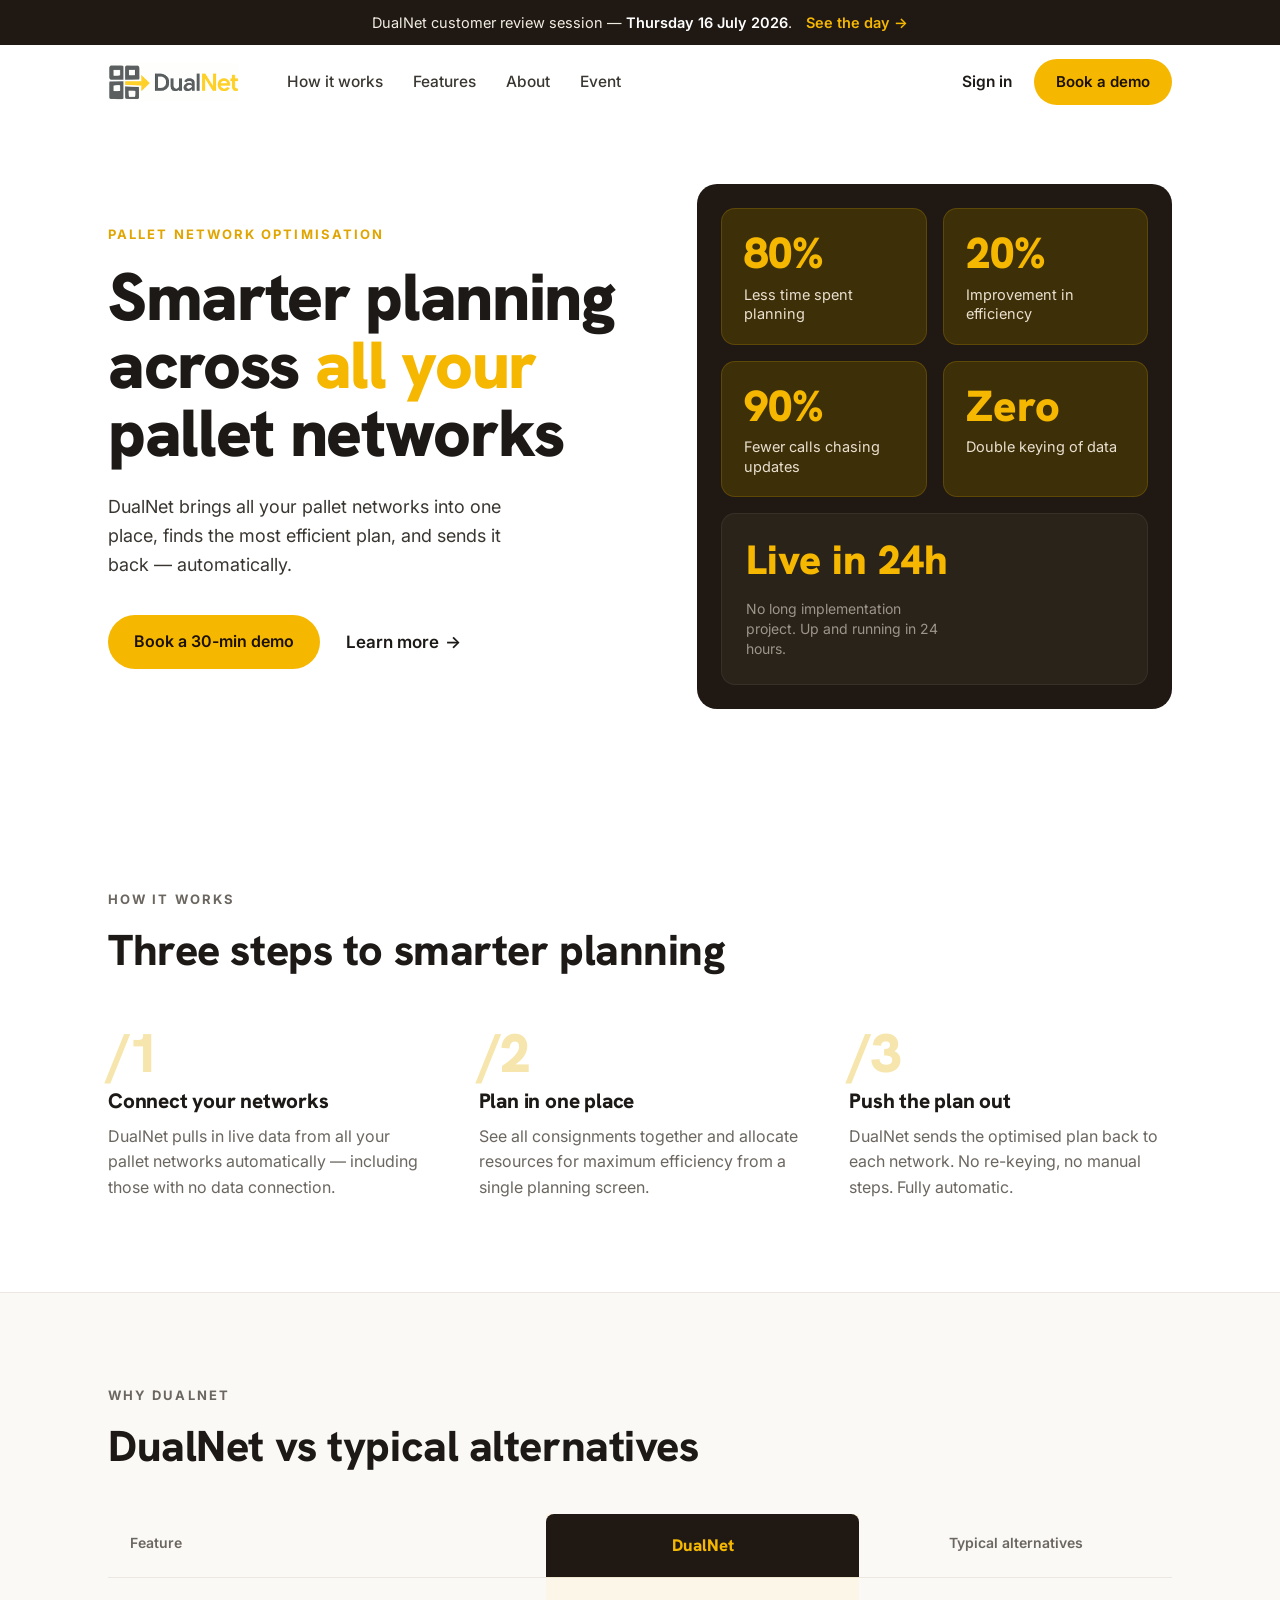
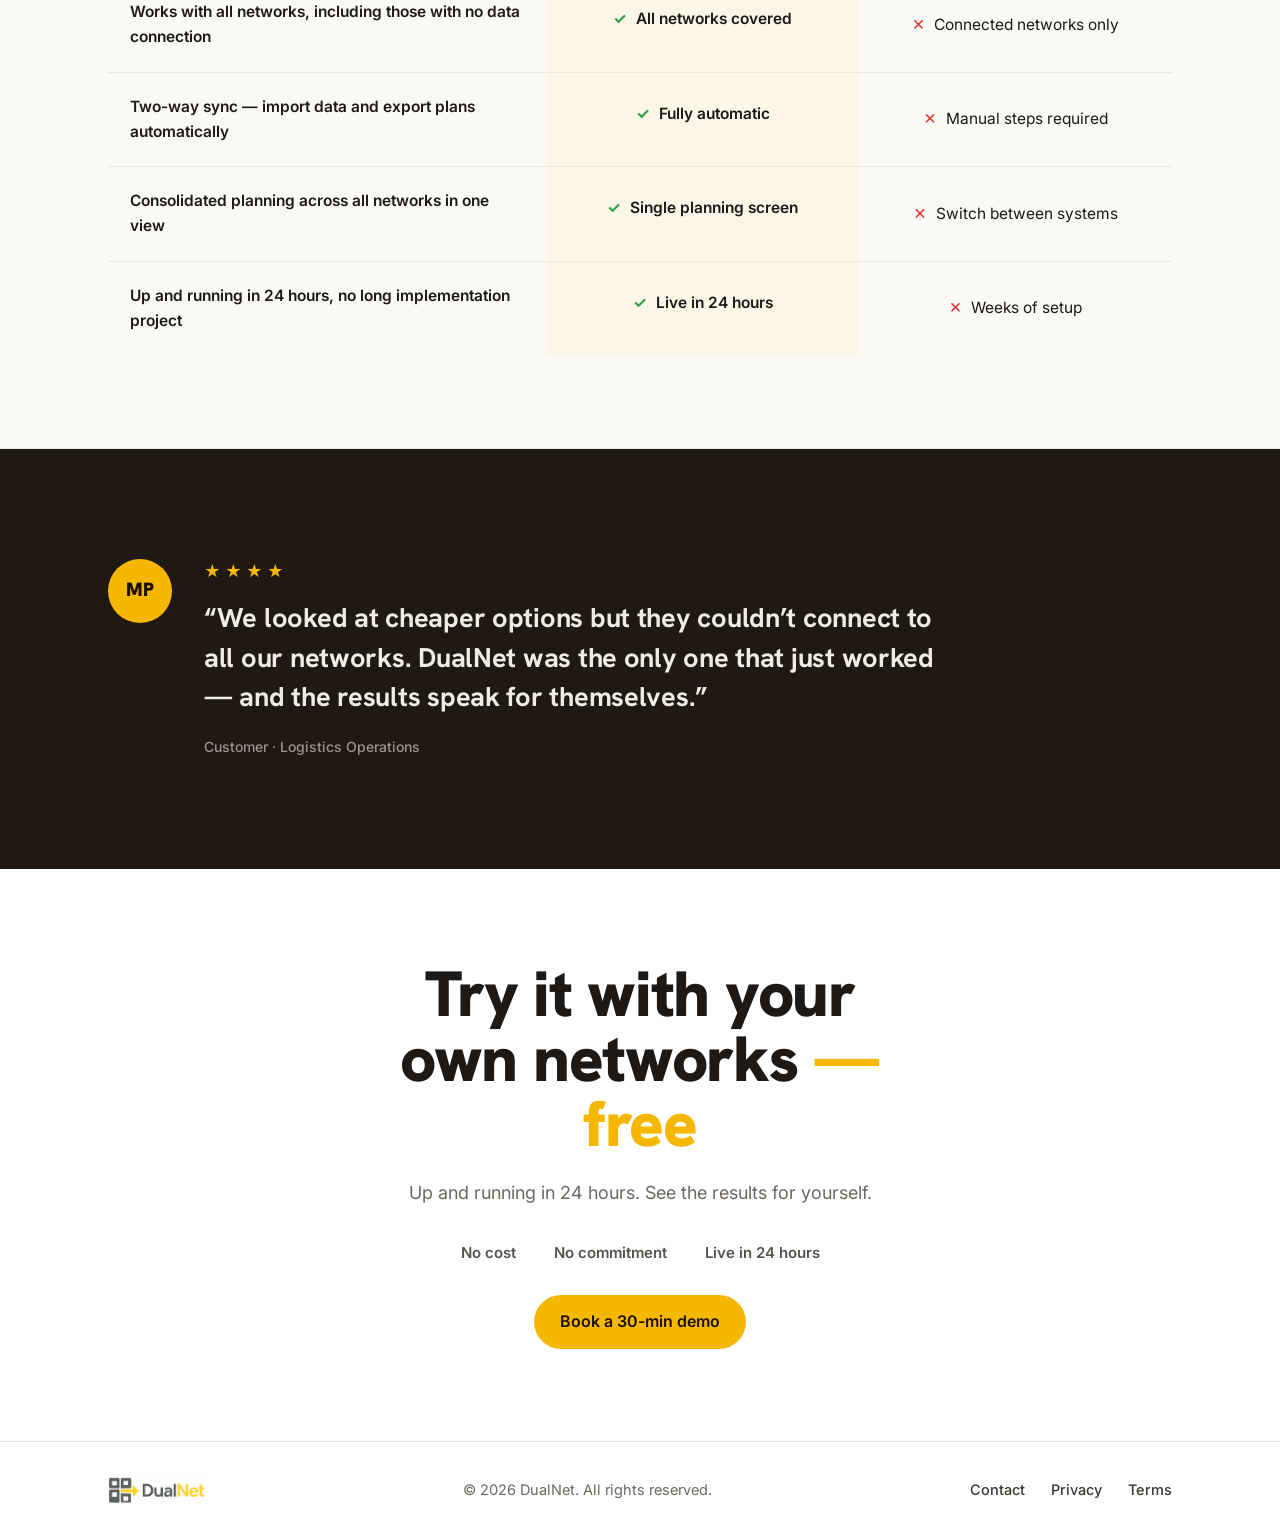
<file: index.html>
<!DOCTYPE html>
<html lang="en">
<head>
<meta charset="UTF-8" />
<meta name="viewport" content="width=device-width, initial-scale=1.0" />
<title>DualNet — Smarter planning across all your pallet networks</title>
<meta name="description" content="DualNet brings all your pallet networks into one place, finds the most efficient plan, and sends it back — automatically. Live in 24 hours." />

<link rel="icon" href="data:image/svg+xml,%3Csvg xmlns='http://www.w3.org/2000/svg' viewBox='0 0 64 64'%3E%3Crect x='4' y='4' width='22' height='22' rx='6' fill='%234f4f4f'/%3E%3Crect x='38' y='4' width='22' height='22' rx='6' fill='%234f4f4f'/%3E%3Crect x='4' y='38' width='22' height='22' rx='6' fill='%234f4f4f'/%3E%3Crect x='38' y='38' width='22' height='22' rx='6' fill='%234f4f4f'/%3E%3Cpath d='M20 27h22v-6l16 11-16 11v-6H20z' fill='%23f5b700' stroke='%23fff' stroke-width='2'/%3E%3C/svg%3E" />

<link rel="preconnect" href="https://fonts.googleapis.com" />
<link rel="preconnect" href="https://fonts.gstatic.com" crossorigin />
<link href="https://fonts.googleapis.com/css2?family=Hanken+Grotesk:wght@500;600;700;800;900&family=Inter:wght@400;500;600;700&display=swap" rel="stylesheet" />
<link rel="stylesheet" href="style.css" />
</head>
<body>

<div class="announce">
  <div class="wrap">
    <span>DualNet customer review session — <b>Thursday 16 July 2026</b>.</span>
    <a href="event.html">See the day →</a>
  </div>
</div>
<header id="hdr">
  <div class="wrap">
    <nav class="nav">
      <a class="logo" href="index.html" aria-label="DualNet home"><img src="logo.png" alt="DualNet" /></a>
      <div class="nav-links">
        <a href="#how">How it works</a>
        <a href="#features">Features</a>
        <a href="#about">About</a>
        <a href="event.html">Event</a>
      </div>
      <div class="nav-right">
        <a class="signin" href="https://dualnet.carriernet.co.uk/pn/">Sign in</a>
        <a class="btn btn-gold btn-sm" href="enquiry.html">Book a demo</a>
      </div>
      <button class="hamburger" id="ham" aria-label="Menu" aria-expanded="false">
        <span></span><span></span><span></span>
      </button>
    </nav>
  </div>
  <div class="mobile-menu" id="mobileMenu">
    <a href="#how">How it works</a>
    <a href="#features">Features</a>
    <a href="#about">About</a>
    <a href="event.html">Event</a>
    <a href="https://dualnet.carriernet.co.uk/pn/">Sign in</a>
    <a class="btn btn-gold" href="enquiry.html">Book a demo</a>
  </div>
</header>

<main id="top">

  <!-- HERO -->
  <section class="hero">
    <div class="wrap">
      <div class="hero-grid">
        <div>
          <p class="eyebrow gold">Pallet network optimisation</p>
          <h1>Smarter planning across <span class="y">all your</span> pallet networks</h1>
          <p class="lead">DualNet brings all your pallet networks into one place, finds the most efficient plan, and sends it back — automatically.</p>
          <div class="hero-cta">
            <a class="btn btn-gold" href="enquiry.html">Book a 30-min demo</a>
            <a class="link-arrow" href="#how">Learn more <span class="a">→</span></a>
          </div>
        </div>

        <div class="panel">
          <div class="stat-row">
            <div class="stat"><div class="num">80%</div><div class="lab">Less time spent planning</div></div>
            <div class="stat"><div class="num">20%</div><div class="lab">Improvement in efficiency</div></div>
          </div>
          <div class="stat-row">
            <div class="stat"><div class="num">90%</div><div class="lab">Fewer calls chasing updates</div></div>
            <div class="stat"><div class="num">Zero</div><div class="lab">Double keying of data</div></div>
          </div>
          <div class="stat-wide">
            <div class="num">Live in 24h</div>
            <div class="note">No long implementation project. Up and running in 24 hours.</div>
          </div>
        </div>
      </div>
    </div>
  </section>

  <!-- HOW IT WORKS -->
  <section id="how">
    <div class="wrap">
      <div class="sec-head">
        <p class="eyebrow">How it works</p>
        <h2>Three steps to smarter planning</h2>
      </div>
      <div class="steps">
        <div class="step">
          <div class="marker">/1</div>
          <h3>Connect your networks</h3>
          <p>DualNet pulls in live data from all your pallet networks automatically — including those with no data connection.</p>
        </div>
        <div class="step">
          <div class="marker">/2</div>
          <h3>Plan in one place</h3>
          <p>See all consignments together and allocate resources for maximum efficiency from a single planning screen.</p>
        </div>
        <div class="step">
          <div class="marker">/3</div>
          <h3>Push the plan out</h3>
          <p>DualNet sends the optimised plan back to each network. No re-keying, no manual steps. Fully automatic.</p>
        </div>
      </div>
    </div>
  </section>

  <!-- WHY DUALNET -->
  <section class="why" id="features">
    <div class="wrap">
      <div class="sec-head">
        <p class="eyebrow">Why DualNet</p>
        <h2>DualNet vs typical alternatives</h2>
      </div>

      <div class="compare">
        <div class="ch">Feature</div>
        <div class="col-dual"><div class="head">DualNet</div></div>
        <div class="ch center">Typical alternatives</div>

        <div class="feature">Works with all networks, including those with no data connection</div>
        <div class="col-dual"><div class="cell dual"><span class="tick">✓</span> All networks covered</div></div>
        <div class="cell alt"><span class="cross">✕</span> Connected networks only</div>

        <div class="feature">Two-way sync — import data and export plans automatically</div>
        <div class="col-dual"><div class="cell dual"><span class="tick">✓</span> Fully automatic</div></div>
        <div class="cell alt"><span class="cross">✕</span> Manual steps required</div>

        <div class="feature">Consolidated planning across all networks in one view</div>
        <div class="col-dual"><div class="cell dual"><span class="tick">✓</span> Single planning screen</div></div>
        <div class="cell alt"><span class="cross">✕</span> Switch between systems</div>

        <div class="feature">Up and running in 24 hours, no long implementation project</div>
        <div class="col-dual"><div class="cell dual"><span class="tick">✓</span> Live in 24 hours</div></div>
        <div class="cell alt"><span class="cross">✕</span> Weeks of setup</div>
      </div>
    </div>
  </section>

  <!-- TESTIMONIAL -->
  <section class="quote">
    <div class="wrap">
      <div class="quote-grid">
        <div class="avatar">MP</div>
        <div>
          <div class="stars">★★★★</div>
          <blockquote>“We looked at cheaper options but they couldn’t connect to all our networks. DualNet was the only one that just worked — and the results speak for themselves.”</blockquote>
          <div class="by">Customer · Logistics Operations</div>
        </div>
      </div>
    </div>
  </section>

  <!-- FINAL CTA -->
  <section class="final" id="about">
    <div class="wrap">
      <h2>Try it with your own networks <span class="y">— free</span></h2>
      <p>Up and running in 24 hours. See the results for yourself.</p>
      <div class="badges">
        <span>No cost</span>
        <span>No commitment</span>
        <span>Live in 24 hours</span>
      </div>
      <a class="btn btn-gold" href="enquiry.html">Book a 30-min demo</a>
    </div>
  </section>

</main>

<footer>
  <div class="wrap">
    <div class="foot">
      <img src="logo.png" alt="DualNet" />
      <div class="copy">© 2026 DualNet. All rights reserved.</div>
      <div class="links">
        <a href="enquiry.html">Contact</a>
        <a href="#privacy">Privacy</a>
        <a href="#terms">Terms</a>
      </div>
    </div>
  </div>
</footer>

<script>
  var hdr = document.getElementById('hdr');
  window.addEventListener('scroll', function(){
    hdr.classList.toggle('scrolled', window.scrollY > 8);
  }, {passive:true});

  var ham = document.getElementById('ham');
  var menu = document.getElementById('mobileMenu');
  ham.addEventListener('click', function(){
    var open = menu.style.display === 'block';
    menu.style.display = open ? 'none' : 'block';
    ham.setAttribute('aria-expanded', String(!open));
  });
  menu.querySelectorAll('a').forEach(function(a){
    a.addEventListener('click', function(){ menu.style.display='none'; ham.setAttribute('aria-expanded','false'); });
  });
</script>
</body>
</html>
</file>
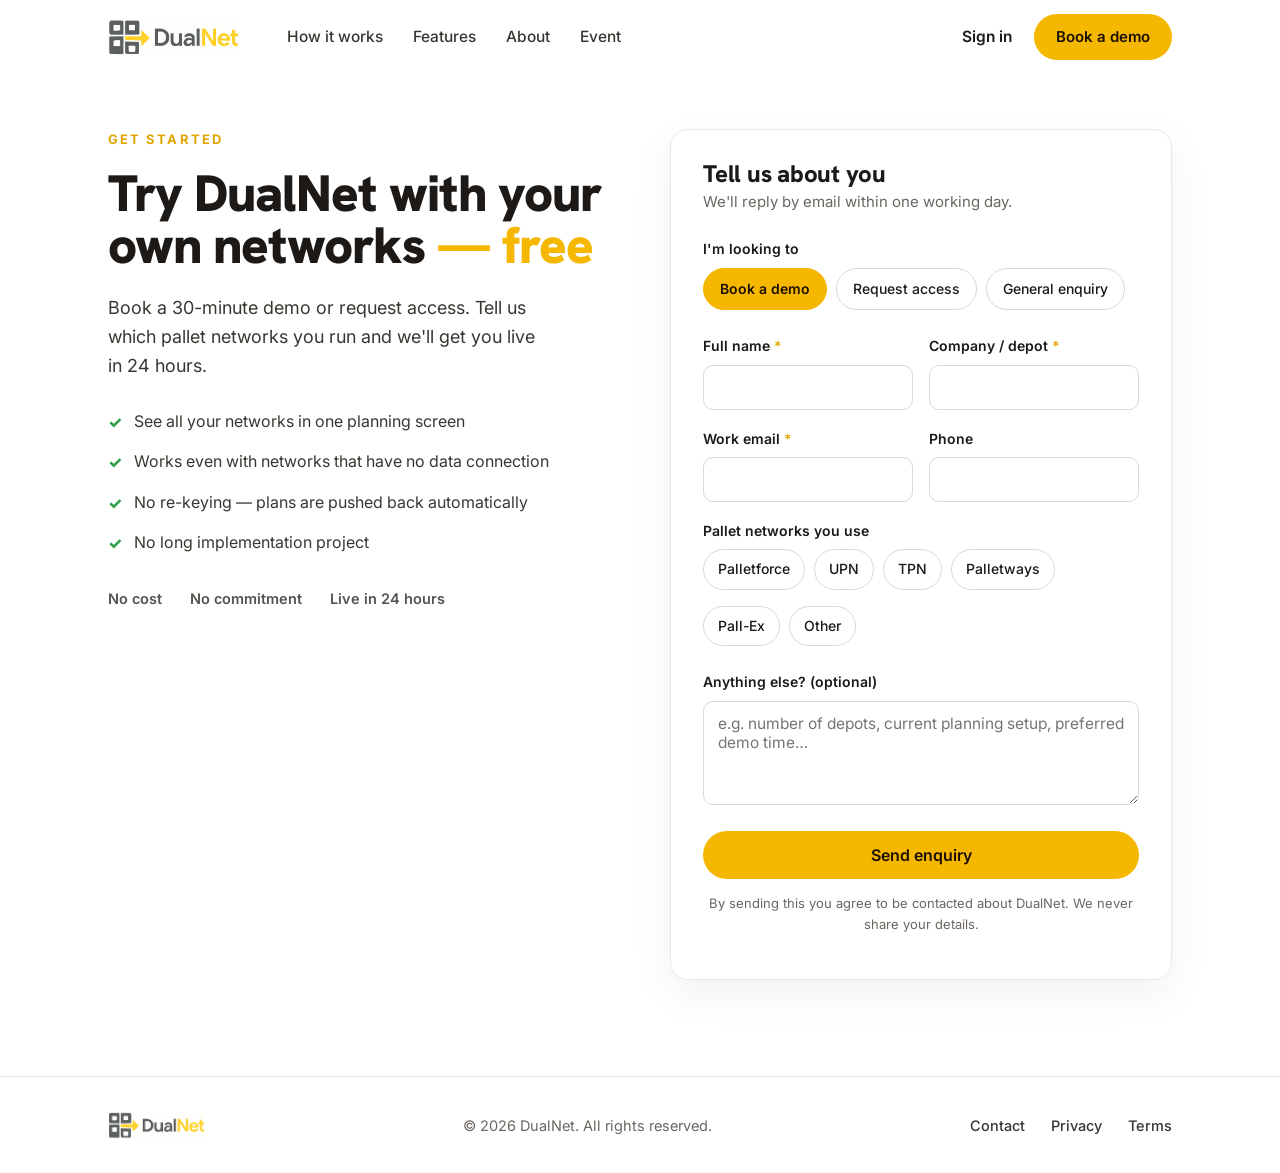
<file: enquiry.html>
<!DOCTYPE html>
<html lang="en">
<head>
<meta charset="UTF-8" />
<meta name="viewport" content="width=device-width, initial-scale=1.0" />
<title>Get started with DualNet — Book a demo or request access</title>
<meta name="description" content="Book a 30-minute demo or request access to DualNet. No cost, no commitment, live in 24 hours." />

<link rel="icon" href="data:image/svg+xml,%3Csvg xmlns='http://www.w3.org/2000/svg' viewBox='0 0 64 64'%3E%3Crect x='4' y='4' width='22' height='22' rx='6' fill='%234f4f4f'/%3E%3Crect x='38' y='4' width='22' height='22' rx='6' fill='%234f4f4f'/%3E%3Crect x='4' y='38' width='22' height='22' rx='6' fill='%234f4f4f'/%3E%3Crect x='38' y='38' width='22' height='22' rx='6' fill='%234f4f4f'/%3E%3Cpath d='M20 27h22v-6l16 11-16 11v-6H20z' fill='%23f5b700' stroke='%23fff' stroke-width='2'/%3E%3C/svg%3E" />

<link rel="preconnect" href="https://fonts.googleapis.com" />
<link rel="preconnect" href="https://fonts.gstatic.com" crossorigin />
<link href="https://fonts.googleapis.com/css2?family=Hanken+Grotesk:wght@500;600;700;800;900&family=Inter:wght@400;500;600;700&display=swap" rel="stylesheet" />
<link rel="stylesheet" href="style.css" />
</head>
<body>

<header id="hdr">
  <div class="wrap">
    <nav class="nav">
      <a class="logo" href="index.html" aria-label="DualNet home"><img src="logo.png" alt="DualNet" /></a>
      <div class="nav-links">
        <a href="index.html#how">How it works</a>
        <a href="index.html#features">Features</a>
        <a href="index.html#about">About</a>
        <a href="event.html">Event</a>
      </div>
      <div class="nav-right">
        <a class="signin" href="https://dualnet.carriernet.co.uk/pn/">Sign in</a>
        <a class="btn btn-gold btn-sm" href="#form">Book a demo</a>
      </div>
      <button class="hamburger" id="ham" aria-label="Menu" aria-expanded="false">
        <span></span><span></span><span></span>
      </button>
    </nav>
  </div>
  <div class="mobile-menu" id="mobileMenu">
    <a href="index.html#how">How it works</a>
    <a href="index.html#features">Features</a>
    <a href="index.html#about">About</a>
    <a href="event.html">Event</a>
    <a href="https://dualnet.carriernet.co.uk/pn/">Sign in</a>
    <a class="btn btn-gold" href="#form">Book a demo</a>
  </div>
</header>

<main id="top">
  <section class="enq">
    <div class="wrap">
      <div class="enq-grid">

        <div class="enq-intro">
          <p class="eyebrow gold">Get started</p>
          <h1>Try DualNet with your own networks <span class="y">— free</span></h1>
          <p class="lead">Book a 30-minute demo or request access. Tell us which pallet networks you run and we'll get you live in 24 hours.</p>
          <ul class="points">
            <li><span class="tick">✓</span> See all your networks in one planning screen</li>
            <li><span class="tick">✓</span> Works even with networks that have no data connection</li>
            <li><span class="tick">✓</span> No re-keying — plans are pushed back automatically</li>
            <li><span class="tick">✓</span> No long implementation project</li>
          </ul>
          <div class="intro-badges">
            <span>No cost</span>
            <span>No commitment</span>
            <span>Live in 24 hours</span>
          </div>
        </div>

        <div class="form-card" id="form">
          <form id="enquiryForm" novalidate>
            <input type="text" name="_honey" tabindex="-1" autocomplete="off" aria-hidden="true" style="position:absolute;left:-9999px;width:1px;height:1px;opacity:0;" />
            <h2>Tell us about you</h2>
            <p class="sub">We'll reply by email within one working day.</p>

            <div class="field">
              <label>I'm looking to</label>
              <div class="segment" id="typeSegment">
                <label class="chip"><input type="radio" name="reason" value="Book a demo" checked /><span>Book a demo</span></label>
                <label class="chip"><input type="radio" name="reason" value="Request access (sign up)" /><span>Request access</span></label>
                <label class="chip"><input type="radio" name="reason" value="General enquiry" /><span>General enquiry</span></label>
              </div>
            </div>

            <div class="field-row">
              <div class="field">
                <label for="name">Full name <span class="req">*</span></label>
                <input type="text" id="name" name="name" autocomplete="name" required />
              </div>
              <div class="field">
                <label for="company">Company / depot <span class="req">*</span></label>
                <input type="text" id="company" name="company" autocomplete="organization" required />
              </div>
            </div>

            <div class="field-row">
              <div class="field">
                <label for="email">Work email <span class="req">*</span></label>
                <input type="email" id="email" name="email" autocomplete="email" required />
              </div>
              <div class="field">
                <label for="phone">Phone</label>
                <input type="tel" id="phone" name="phone" autocomplete="tel" />
              </div>
            </div>

            <div class="field">
              <label>Pallet networks you use</label>
              <div class="chips" id="networks">
                <label class="chip"><input type="checkbox" name="networks" value="Palletforce" /><span>Palletforce</span></label>
                <label class="chip"><input type="checkbox" name="networks" value="UPN" /><span>UPN</span></label>
                <label class="chip"><input type="checkbox" name="networks" value="TPN" /><span>TPN</span></label>
                <label class="chip"><input type="checkbox" name="networks" value="Palletways" /><span>Palletways</span></label>
                <label class="chip"><input type="checkbox" name="networks" value="Pall-Ex" /><span>Pall-Ex</span></label>
                <label class="chip"><input type="checkbox" name="networks" value="Other" /><span>Other</span></label>
              </div>
            </div>

            <div class="field">
              <label for="message">Anything else? (optional)</label>
              <textarea id="message" name="message" placeholder="e.g. number of depots, current planning setup, preferred demo time…"></textarea>
            </div>

            <button type="submit" class="btn btn-gold btn-block">Send enquiry</button>
            <p class="form-foot">By sending this you agree to be contacted about DualNet. We never share your details.</p>
          </form>

          <div class="success" id="success">
            <div class="ok">✓</div>
            <h3>Thanks — we've got your enquiry</h3>
            <p>We've received your details and will be in touch by email within one working day.</p>
          </div>
        </div>

      </div>
    </div>
  </section>
</main>

<footer>
  <div class="wrap">
    <div class="foot">
      <img src="logo.png" alt="DualNet" />
      <div class="copy">© 2026 DualNet. All rights reserved.</div>
      <div class="links">
        <a href="#form">Contact</a>
        <a href="index.html#privacy">Privacy</a>
        <a href="index.html#terms">Terms</a>
      </div>
    </div>
  </div>
</footer>

<script>
  /* ================================================================
     WHERE ENQUIRIES GO  —  powered by FormSubmit (formsubmit.co)
     ----------------------------------------------------------------
     SETUP (one-time):
       1. Put your inbox address below.
       2. Publish the site, then submit this form ONCE yourself.
          FormSubmit emails that inbox an activation link — click it.
       3. After activation, every submission is emailed to you.
       (Optional, to keep your address out of the page source: after
        activating, FormSubmit gives you a random token like
        "a1b2c3d4e5..." — paste that here instead of the email.)
  ================================================================ */
  var FORMSUBMIT_TARGET = "donotreply@deltion.co.uk";   // FormSubmit target (email or token)

  // sticky header
  var hdr = document.getElementById('hdr');
  window.addEventListener('scroll', function(){ hdr.classList.toggle('scrolled', window.scrollY > 8); }, {passive:true});

  // mobile menu
  var ham = document.getElementById('ham'), menu = document.getElementById('mobileMenu');
  ham.addEventListener('click', function(){
    var open = menu.style.display === 'block';
    menu.style.display = open ? 'none' : 'block';
    ham.setAttribute('aria-expanded', String(!open));
  });
  menu.querySelectorAll('a').forEach(function(a){
    a.addEventListener('click', function(){ menu.style.display='none'; ham.setAttribute('aria-expanded','false'); });
  });

  // preselect reason from ?type= (e.g. enquiry.html?type=signup)
  (function(){
    var t = new URLSearchParams(location.search).get('type');
    if(!t) return;
    var map = { signup:'Request access (sign up)', access:'Request access (sign up)', demo:'Book a demo', enquiry:'General enquiry' };
    var val = map[t.toLowerCase()];
    if(val){
      var r = document.querySelector('input[name=reason][value="'+val+'"]');
      if(r) r.checked = true;
    }
  })();

  var form = document.getElementById('enquiryForm');
  var submitBtn = form.querySelector('button[type=submit]');

  form.addEventListener('submit', function(e){
    e.preventDefault();

    var reason   = (document.querySelector('input[name=reason]:checked')||{}).value || '';
    var networks = Array.from(form.querySelectorAll('input[name=networks]:checked')).map(function(c){return c.value;}).join(', ');
    var name     = form.name.value.trim();
    var company  = form.company.value.trim();
    var email    = form.email.value.trim();

    // required-field check
    if(!name || !company || !email){
      alert('Please fill in your name, company and work email.');
      return;
    }

    // honeypot: a real person leaves this empty; bots fill it
    if(form._honey && form._honey.value){ showSuccess(); return; }

    var payload = {
      "Reason": reason,
      "Name": name,
      "Company / depot": company,
      "Email": email,
      "Phone": form.phone.value.trim() || '-',
      "Networks used": networks || '-',
      "Message": form.message.value.trim() || '-',
      "_subject": "DualNet enquiry — " + reason + " — " + company,
      "_replyto": email,
      "_template": "table"
    };

    submitBtn.disabled = true;
    submitBtn.textContent = 'Sending…';

    fetch('https://formsubmit.co/ajax/' + encodeURIComponent(FORMSUBMIT_TARGET), {
      method: 'POST',
      headers: { 'Content-Type': 'application/json', 'Accept': 'application/json' },
      body: JSON.stringify(payload)
    })
    .then(function(r){ return r.json(); })
    .then(function(){ showSuccess(); })
    .catch(function(){
      submitBtn.disabled = false;
      submitBtn.textContent = 'Send enquiry';
      alert('Sorry — something went wrong. Please email us directly at ' + FORMSUBMIT_TARGET);
    });
  });

  function showSuccess(){
    form.style.display = 'none';
    document.getElementById('success').classList.add('show');
    document.getElementById('form').scrollIntoView({behavior:'smooth', block:'center'});
  }
</script>
</body>
</html>
</file>
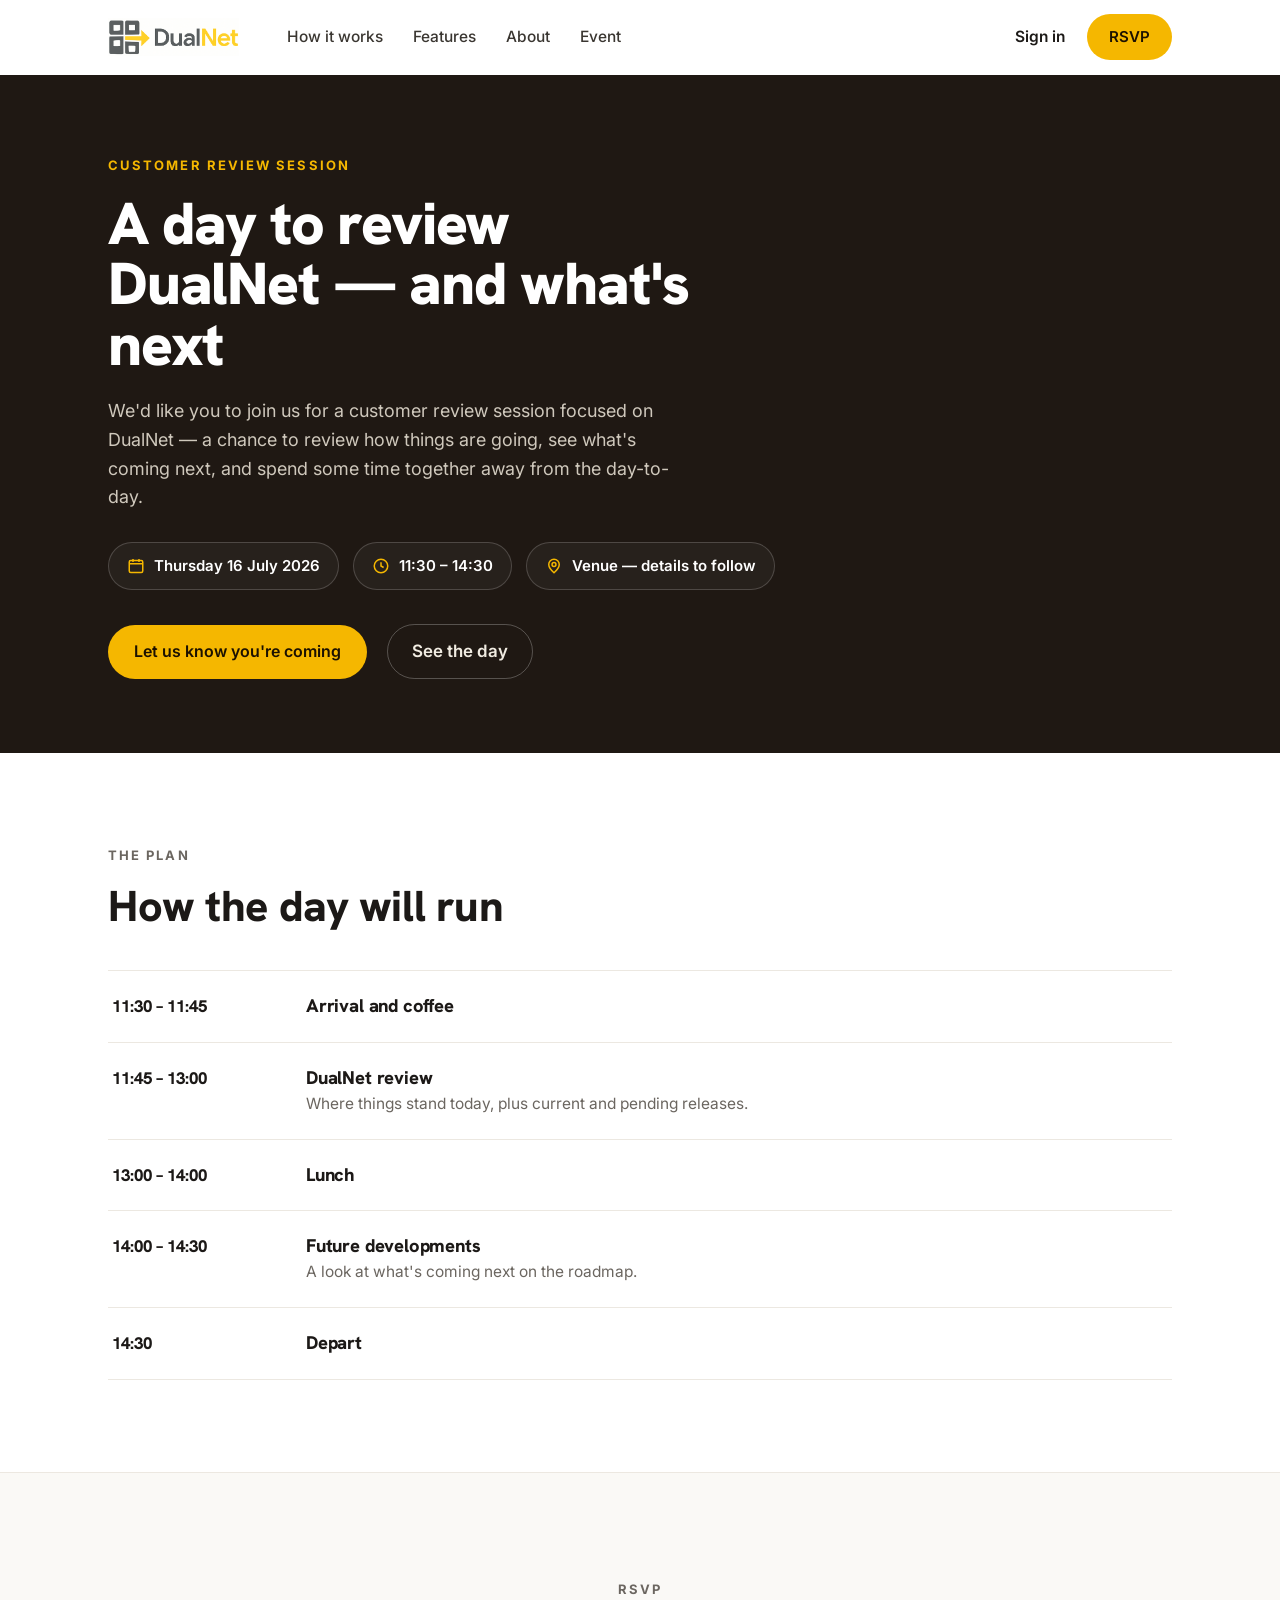
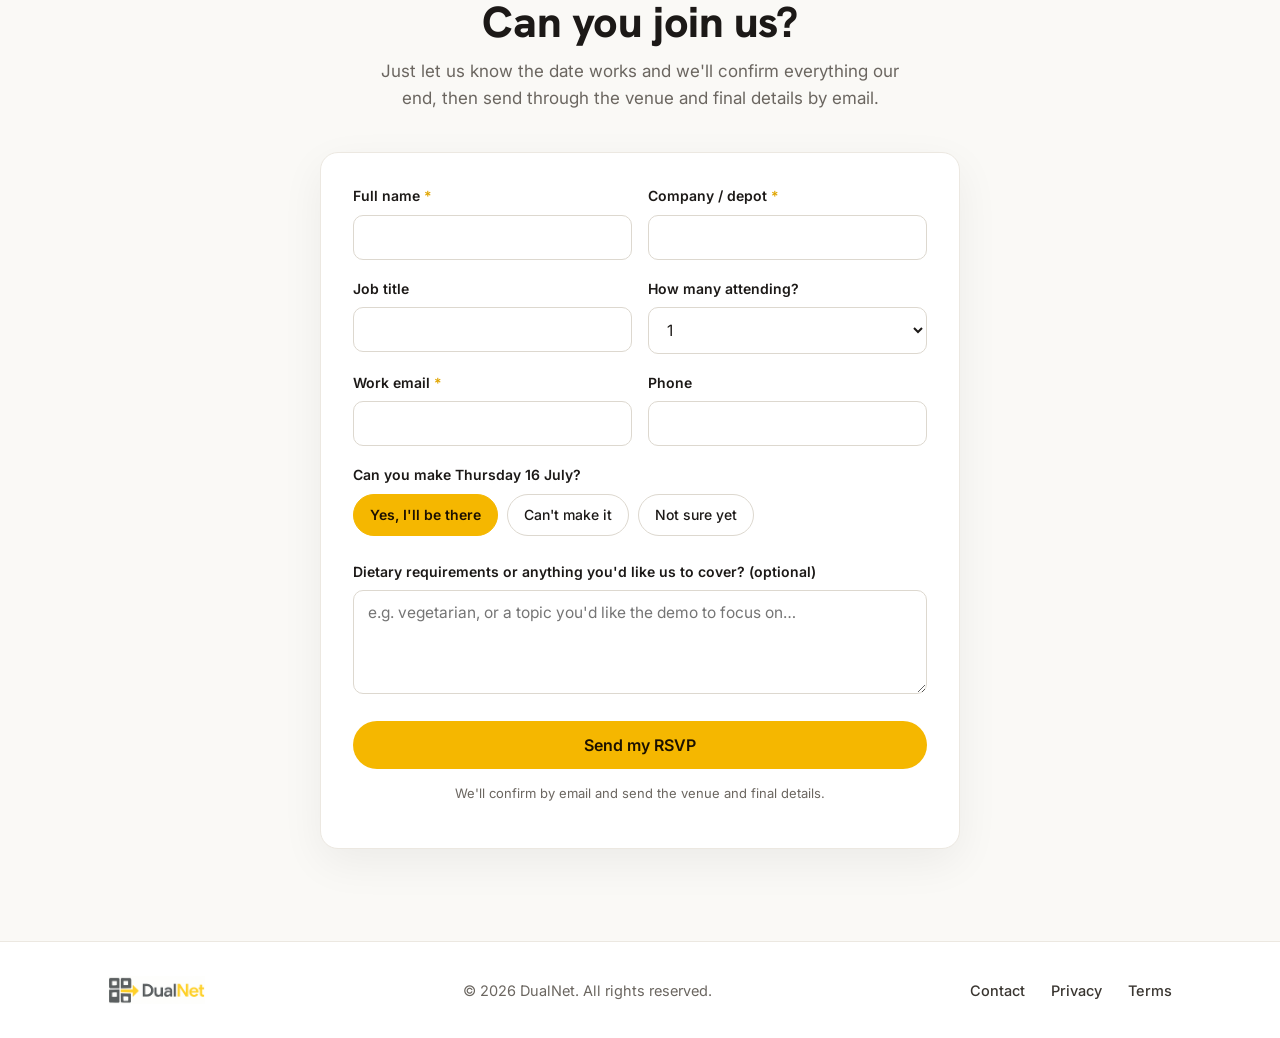
<file: event.html>
<!DOCTYPE html>
<html lang="en">
<head>
<meta charset="UTF-8" />
<meta name="viewport" content="width=device-width, initial-scale=1.0" />
<title>DualNet customer review session — Thursday 16 July 2026</title>
<meta name="description" content="A DualNet customer review session on Thursday 16 July 2026 — review how things are going, see what's coming next, and spend some time together away from the day-to-day." />

<link rel="icon" href="data:image/svg+xml,%3Csvg xmlns='http://www.w3.org/2000/svg' viewBox='0 0 64 64'%3E%3Crect x='4' y='4' width='22' height='22' rx='6' fill='%234f4f4f'/%3E%3Crect x='38' y='4' width='22' height='22' rx='6' fill='%234f4f4f'/%3E%3Crect x='4' y='38' width='22' height='22' rx='6' fill='%234f4f4f'/%3E%3Crect x='38' y='38' width='22' height='22' rx='6' fill='%234f4f4f'/%3E%3Cpath d='M20 27h22v-6l16 11-16 11v-6H20z' fill='%23f5b700' stroke='%23fff' stroke-width='2'/%3E%3C/svg%3E" />

<link rel="preconnect" href="https://fonts.googleapis.com" />
<link rel="preconnect" href="https://fonts.gstatic.com" crossorigin />
<link href="https://fonts.googleapis.com/css2?family=Hanken+Grotesk:wght@500;600;700;800;900&family=Inter:wght@400;500;600;700&display=swap" rel="stylesheet" />
<link rel="stylesheet" href="style.css" />
</head>
<body>

<header id="hdr">
  <div class="wrap">
    <nav class="nav">
      <a class="logo" href="index.html" aria-label="DualNet home"><img src="logo.png" alt="DualNet" /></a>
      <div class="nav-links">
        <a href="index.html#how">How it works</a>
        <a href="index.html#features">Features</a>
        <a href="index.html#about">About</a>
        <a href="event.html">Event</a>
      </div>
      <div class="nav-right">
        <a class="signin" href="https://dualnet.carriernet.co.uk/pn/">Sign in</a>
        <a class="btn btn-gold btn-sm" href="#register">RSVP</a>
      </div>
      <button class="hamburger" id="ham" aria-label="Menu" aria-expanded="false">
        <span></span><span></span><span></span>
      </button>
    </nav>
  </div>
  <div class="mobile-menu" id="mobileMenu">
    <a href="index.html#how">How it works</a>
    <a href="index.html#features">Features</a>
    <a href="index.html#about">About</a>
    <a href="event.html">Event</a>
    <a href="https://dualnet.carriernet.co.uk/pn/">Sign in</a>
    <a class="btn btn-gold" href="#register">RSVP</a>
  </div>
</header>

<main id="top">

  <!-- ============================================================
       EVENT HERO — edit the details marked below
  ============================================================ -->
  <section class="event-hero">
    <div class="wrap">
      <p class="eyebrow">Customer review session</p>
      <h1>A day to review DualNet — and what's next</h1>
      <p class="lead">We'd like you to join us for a customer review session focused on DualNet — a chance to review how things are going, see what's coming next, and spend some time together away from the day-to-day.</p>

      <div class="meta">
        <span class="pill">
          <svg width="18" height="18" viewBox="0 0 24 24" fill="none" stroke="currentColor" stroke-width="2"><rect x="3" y="4.5" width="18" height="16" rx="2"/><path d="M3 9h18M8 2.5v4M16 2.5v4"/></svg>
          <b>Thursday 16 July 2026</b>
        </span>
        <span class="pill">
          <svg width="18" height="18" viewBox="0 0 24 24" fill="none" stroke="currentColor" stroke-width="2"><circle cx="12" cy="12" r="9"/><path d="M12 7v5l3.5 2"/></svg>
          <b>11:30 – 14:30</b>
        </span>
        <span class="pill">
          <svg width="18" height="18" viewBox="0 0 24 24" fill="none" stroke="currentColor" stroke-width="2"><path d="M12 21s7-6.2 7-11a7 7 0 1 0-14 0c0 4.8 7 11 7 11Z"/><circle cx="12" cy="10" r="2.6"/></svg>
          <b>Venue — details to follow</b>
        </span>
      </div>

      <div class="event-cta">
        <a class="btn btn-gold" href="#register">Let us know you're coming</a>
        <a class="ghost" href="#agenda">See the day</a>
      </div>
    </div>
  </section>

  <!-- HOW THE DAY WILL RUN -->
  <section id="agenda">
    <div class="wrap">
      <div class="sec-head">
        <p class="eyebrow">The plan</p>
        <h2>How the day will run</h2>
      </div>
      <div class="schedule">
        <div class="srow"><div class="time">11:30 – 11:45</div><div class="what"><h3>Arrival and coffee</h3></div></div>
        <div class="srow"><div class="time">11:45 – 13:00</div><div class="what"><h3>DualNet review</h3><p>Where things stand today, plus current and pending releases.</p></div></div>
        <div class="srow"><div class="time">13:00 – 14:00</div><div class="what"><h3>Lunch</h3></div></div>
        <div class="srow"><div class="time">14:00 – 14:30</div><div class="what"><h3>Future developments</h3><p>A look at what's coming next on the roadmap.</p></div></div>
        <div class="srow"><div class="time">14:30</div><div class="what"><h3>Depart</h3></div></div>
      </div>
    </div>
  </section>

  <!-- REGISTRATION -->
  <section class="register" id="register">
    <div class="wrap">
      <div class="sec-head">
        <p class="eyebrow">RSVP</p>
        <h2>Can you join us?</h2>
        <p>Just let us know the date works and we'll confirm everything our end, then send through the venue and final details by email.</p>
      </div>

      <div class="form-card">
        <form id="regForm" novalidate>
          <input type="text" name="_honey" tabindex="-1" autocomplete="off" aria-hidden="true" style="position:absolute;left:-9999px;width:1px;height:1px;opacity:0;" />

          <div class="field-row">
            <div class="field">
              <label for="name">Full name <span class="req">*</span></label>
              <input type="text" id="name" name="name" autocomplete="name" required />
            </div>
            <div class="field">
              <label for="company">Company / depot <span class="req">*</span></label>
              <input type="text" id="company" name="company" autocomplete="organization" required />
            </div>
          </div>

          <div class="field-row">
            <div class="field">
              <label for="role">Job title</label>
              <input type="text" id="role" name="role" autocomplete="organization-title" />
            </div>
            <div class="field">
              <label for="attendees">How many attending?</label>
              <select id="attendees" name="attendees">
                <option>1</option><option>2</option><option>3</option><option>4</option><option>5+</option>
              </select>
            </div>
          </div>

          <div class="field-row">
            <div class="field">
              <label for="email">Work email <span class="req">*</span></label>
              <input type="email" id="email" name="email" autocomplete="email" required />
            </div>
            <div class="field">
              <label for="phone">Phone</label>
              <input type="tel" id="phone" name="phone" autocomplete="tel" />
            </div>
          </div>

          <div class="field">
            <label>Can you make Thursday 16 July?</label>
            <div class="segment">
              <label class="chip"><input type="radio" name="attending" value="Yes, I'll be there" checked /><span>Yes, I'll be there</span></label>
              <label class="chip"><input type="radio" name="attending" value="Can't make it" /><span>Can't make it</span></label>
              <label class="chip"><input type="radio" name="attending" value="Not sure yet" /><span>Not sure yet</span></label>
            </div>
          </div>

          <div class="field">
            <label for="notes">Dietary requirements or anything you'd like us to cover? (optional)</label>
            <textarea id="notes" name="notes" placeholder="e.g. vegetarian, or a topic you'd like the demo to focus on…"></textarea>
          </div>

          <button type="submit" class="btn btn-gold btn-block">Send my RSVP</button>
          <p class="form-foot">We'll confirm by email and send the venue and final details.</p>
        </form>

        <div class="success" id="success">
          <div class="ok">✓</div>
          <h3>Thanks — we've got your RSVP</h3>
          <p>We'll confirm and send the venue and final details by email shortly.</p>
        </div>
      </div>
    </div>
  </section>

</main>

<footer>
  <div class="wrap">
    <div class="foot">
      <img src="logo.png" alt="DualNet" />
      <div class="copy">© 2026 DualNet. All rights reserved.</div>
      <div class="links">
        <a href="enquiry.html">Contact</a>
        <a href="index.html#privacy">Privacy</a>
        <a href="index.html#terms">Terms</a>
      </div>
    </div>
  </div>
</footer>

<script>
  /* ================================================================
     REGISTRATIONS GO TO  —  FormSubmit (formsubmit.co)
     Same one-time activation as the enquiry form. If you've already
     activated this inbox once, no further setup is needed.
  ================================================================ */
  var FORMSUBMIT_TARGET = "donotreply@deltion.co.uk";   // registrations inbox (email or FormSubmit token)

  // sticky header
  var hdr = document.getElementById('hdr');
  window.addEventListener('scroll', function(){ hdr.classList.toggle('scrolled', window.scrollY > 8); }, {passive:true});

  // mobile menu
  var ham = document.getElementById('ham'), menu = document.getElementById('mobileMenu');
  ham.addEventListener('click', function(){
    var open = menu.style.display === 'block';
    menu.style.display = open ? 'none' : 'block';
    ham.setAttribute('aria-expanded', String(!open));
  });
  menu.querySelectorAll('a').forEach(function(a){
    a.addEventListener('click', function(){ menu.style.display='none'; ham.setAttribute('aria-expanded','false'); });
  });

  var form = document.getElementById('regForm');
  var submitBtn = form.querySelector('button[type=submit]');

  form.addEventListener('submit', function(e){
    e.preventDefault();

    var name    = form.name.value.trim();
    var company = form.company.value.trim();
    var email   = form.email.value.trim();

    if(!name || !company || !email){
      alert('Please fill in your name, company and work email.');
      return;
    }
    if(form._honey && form._honey.value){ showSuccess(); return; }

    var payload = {
      "Name": name,
      "Company / depot": company,
      "Job title": form.role.value.trim() || '-',
      "Attendees": form.attendees.value,
      "Email": email,
      "Phone": form.phone.value.trim() || '-',
      "Attending?": (document.querySelector('input[name=attending]:checked')||{}).value || '-',
      "Notes / dietary": form.notes.value.trim() || '-',
      "_subject": "DualNet review session RSVP — " + company,
      "_replyto": email,
      "_template": "table"
    };

    submitBtn.disabled = true;
    submitBtn.textContent = 'Sending…';

    fetch('https://formsubmit.co/ajax/' + encodeURIComponent(FORMSUBMIT_TARGET), {
      method: 'POST',
      headers: { 'Content-Type': 'application/json', 'Accept': 'application/json' },
      body: JSON.stringify(payload)
    })
    .then(function(r){ return r.json(); })
    .then(function(){ showSuccess(); })
    .catch(function(){
      submitBtn.disabled = false;
      submitBtn.textContent = 'Send my RSVP';
      alert('Sorry — something went wrong. Please email us directly at ' + FORMSUBMIT_TARGET);
    });
  });

  function showSuccess(){
    form.style.display = 'none';
    document.getElementById('success').classList.add('show');
    document.getElementById('register').scrollIntoView({behavior:'smooth', block:'start'});
  }
</script>
</body>
</html>
</file>
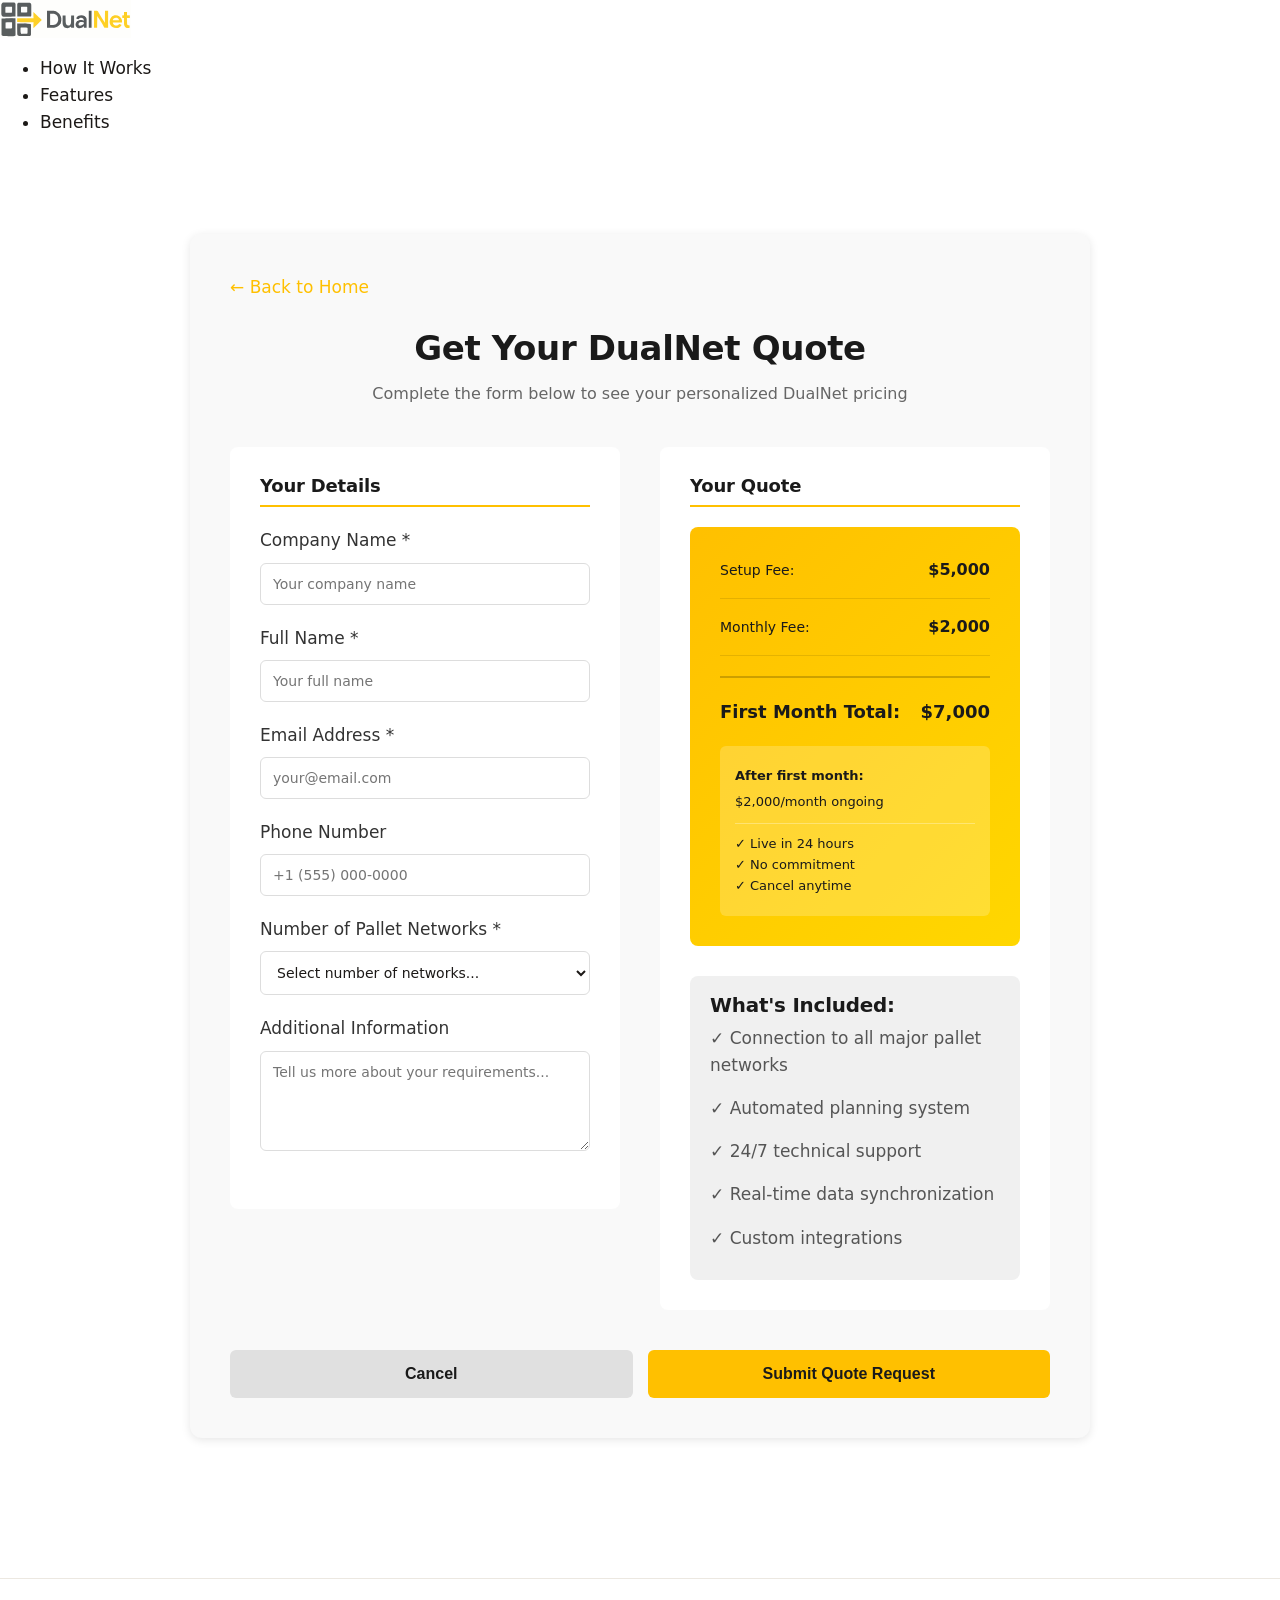
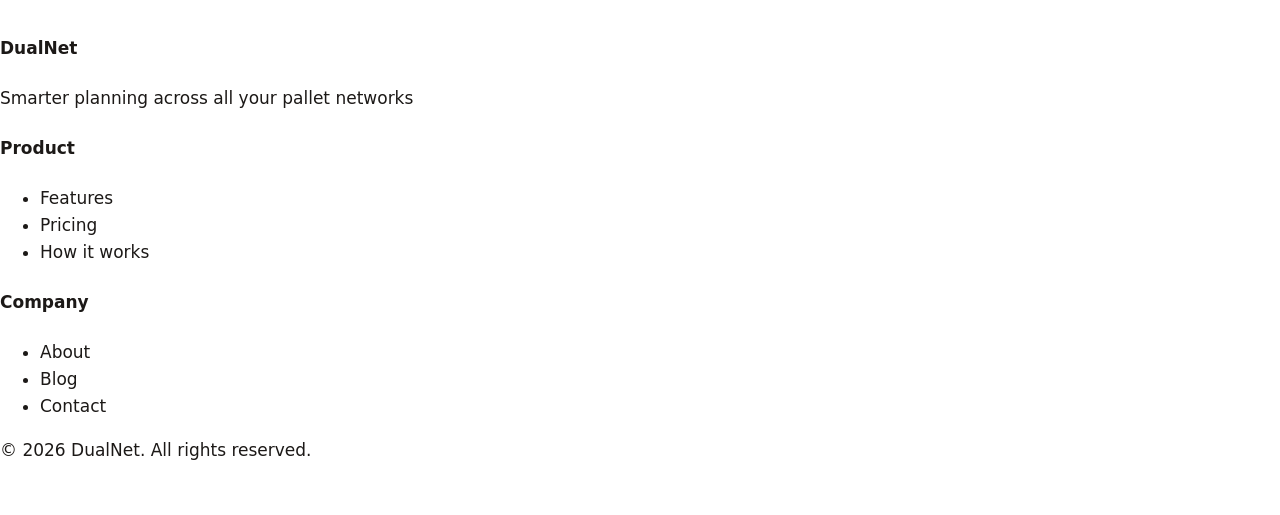
<file: order-form.html>
<!DOCTYPE html>
<html lang="en">
<head>
    <meta charset="UTF-8">
    <meta name="viewport" content="width=device-width, initial-scale=1.0">
    <title>DualNet Order Form - Get Your Quote</title>
    <link rel="stylesheet" href="style.css">
    <style>
        .form-container {
            max-width: 900px;
            margin: 60px auto;
            padding: 40px;
            background: #f9f9f9;
            border-radius: 12px;
            box-shadow: 0 2px 10px rgba(0, 0, 0, 0.1);
        }

        .form-header {
            text-align: center;
            margin-bottom: 40px;
        }

        .form-header h1 {
            color: #1a1a1a;
            margin-bottom: 10px;
        }

        .form-header p {
            color: #666;
            font-size: 16px;
        }

        .form-layout {
            display: grid;
            grid-template-columns: 1fr 1fr;
            gap: 40px;
            margin-bottom: 40px;
        }

        .form-section {
            background: white;
            padding: 30px;
            border-radius: 8px;
        }

        .form-section h2 {
            color: #1a1a1a;
            margin-bottom: 20px;
            font-size: 18px;
            border-bottom: 2px solid #FFC000;
            padding-bottom: 10px;
        }

        .form-group {
            margin-bottom: 20px;
        }

        .form-group label {
            display: block;
            margin-bottom: 8px;
            color: #333;
            font-weight: 500;
        }

        .form-group input,
        .form-group select,
        .form-group textarea {
            width: 100%;
            padding: 12px;
            border: 1px solid #ddd;
            border-radius: 6px;
            font-size: 14px;
            font-family: inherit;
        }

        .form-group input:focus,
        .form-group select:focus,
        .form-group textarea:focus {
            outline: none;
            border-color: #FFC000;
            box-shadow: 0 0 0 3px rgba(255, 192, 0, 0.1);
        }

        .form-group textarea {
            resize: vertical;
            min-height: 100px;
        }

        .pricing-box {
            background: linear-gradient(135deg, #FFC000 0%, #FFD700 100%);
            padding: 30px;
            border-radius: 8px;
            color: #1a1a1a;
            margin-bottom: 30px;
        }

        .pricing-item {
            display: flex;
            justify-content: space-between;
            align-items: center;
            margin-bottom: 15px;
            padding-bottom: 15px;
            border-bottom: 1px solid rgba(0, 0, 0, 0.1);
        }

        .pricing-item:last-child {
            margin-bottom: 0;
            padding-bottom: 0;
            border-bottom: none;
        }

        .pricing-label {
            font-size: 14px;
            font-weight: 500;
        }

        .pricing-value {
            font-size: 16px;
            font-weight: 700;
        }

        .pricing-total {
            display: flex;
            justify-content: space-between;
            align-items: center;
            margin-top: 20px;
            padding-top: 20px;
            border-top: 2px solid rgba(0, 0, 0, 0.2);
            font-size: 18px;
            font-weight: 700;
        }

        .monthly-breakdown {
            background: rgba(255, 255, 255, 0.2);
            padding: 15px;
            border-radius: 6px;
            margin-top: 20px;
            font-size: 13px;
        }

        .monthly-breakdown p {
            margin: 5px 0;
            line-height: 1.6;
        }

        .form-actions {
            display: flex;
            gap: 15px;
            margin-top: 30px;
        }

        .submit-btn {
            flex: 1;
            padding: 15px;
            background: #FFC000;
            color: #1a1a1a;
            border: none;
            border-radius: 6px;
            font-size: 16px;
            font-weight: 600;
            cursor: pointer;
            transition: all 0.3s ease;
        }

        .submit-btn:hover {
            background: #FFB000;
            transform: translateY(-2px);
            box-shadow: 0 4px 12px rgba(255, 192, 0, 0.3);
        }

        .cancel-btn {
            flex: 1;
            padding: 15px;
            background: #e0e0e0;
            color: #1a1a1a;
            border: none;
            border-radius: 6px;
            font-size: 16px;
            font-weight: 600;
            cursor: pointer;
            transition: all 0.3s ease;
        }

        .cancel-btn:hover {
            background: #d0d0d0;
        }

        .back-link {
            display: inline-block;
            margin-bottom: 30px;
            color: #FFC000;
            text-decoration: none;
            font-weight: 500;
        }

        .back-link:hover {
            text-decoration: underline;
        }

        @media (max-width: 768px) {
            .form-layout {
                grid-template-columns: 1fr;
                gap: 20px;
            }

            .form-container {
                margin: 30px 15px;
                padding: 20px;
            }

            .form-section {
                padding: 20px;
            }
        }

        .success-message {
            display: none;
            background: #d4edda;
            border: 1px solid #c3e6cb;
            color: #155724;
            padding: 20px;
            border-radius: 6px;
            text-align: center;
            margin-bottom: 20px;
        }

        .success-message.show {
            display: block;
        }
    </style>
</head>
<body>
    <!-- Navigation -->
    <nav class="navbar">
        <div class="nav-container">
            <div class="logo">
                <a href="index.html" style="display: flex; align-items: center; text-decoration: none;">
                    <img src="logo.svg" alt="DualNet Logo" class="logo-img">
                </a>
            </div>
            <ul class="nav-menu">
                <li><a href="index.html#how-it-works">How It Works</a></li>
                <li><a href="index.html#features">Features</a></li>
                <li><a href="index.html#benefits">Benefits</a></li>
            </ul>
        </div>
    </nav>

    <!-- Main Content -->
    <div style="background: white; min-height: 100vh; padding: 20px;">
        <div class="form-container">
            <a href="index.html" class="back-link">← Back to Home</a>

            <div class="success-message" id="successMessage">
                <h3>Thank you! Your quote request has been submitted.</h3>
                <p>Our team will contact you shortly with more details.</p>
            </div>

            <div class="form-header">
                <h1>Get Your DualNet Quote</h1>
                <p>Complete the form below to see your personalized DualNet pricing</p>
            </div>

            <form id="quoteForm">
                <div class="form-layout">
                    <!-- Left Column - Form Fields -->
                    <div>
                        <div class="form-section">
                            <h2>Your Details</h2>
                            
                            <div class="form-group">
                                <label for="company">Company Name *</label>
                                <input type="text" id="company" name="company" required placeholder="Your company name">
                            </div>

                            <div class="form-group">
                                <label for="name">Full Name *</label>
                                <input type="text" id="name" name="name" required placeholder="Your full name">
                            </div>

                            <div class="form-group">
                                <label for="email">Email Address *</label>
                                <input type="email" id="email" name="email" required placeholder="your@email.com">
                            </div>

                            <div class="form-group">
                                <label for="phone">Phone Number</label>
                                <input type="tel" id="phone" name="phone" placeholder="+1 (555) 000-0000">
                            </div>

                            <div class="form-group">
                                <label for="networks">Number of Pallet Networks *</label>
                                <select id="networks" name="networks" required onchange="updatePricing()">
                                    <option value="">Select number of networks...</option>
                                    <option value="2">2 Networks</option>
                                    <option value="3">3 Networks</option>
                                    <option value="4">4 Networks</option>
                                    <option value="5">5+ Networks</option>
                                </select>
                            </div>

                            <div class="form-group">
                                <label for="message">Additional Information</label>
                                <textarea id="message" name="message" placeholder="Tell us more about your requirements..."></textarea>
                            </div>
                        </div>
                    </div>

                    <!-- Right Column - Pricing -->
                    <div>
                        <div class="form-section">
                            <h2>Your Quote</h2>
                            
                            <div class="pricing-box">
                                <div class="pricing-item">
                                    <span class="pricing-label">Setup Fee:</span>
                                    <span class="pricing-value" id="setupFee">$5,000</span>
                                </div>

                                <div class="pricing-item">
                                    <span class="pricing-label">Monthly Fee:</span>
                                    <span class="pricing-value" id="monthlyFee">$2,000</span>
                                </div>

                                <div class="pricing-total">
                                    <span>First Month Total:</span>
                                    <span id="firstMonthTotal">$7,000</span>
                                </div>

                                <div class="monthly-breakdown">
                                    <p><strong>After first month:</strong></p>
                                    <p id="recurringMonthly">$2,000/month ongoing</p>
                                    <p style="margin-top: 10px; border-top: 1px solid rgba(255, 255, 255, 0.3); padding-top: 10px;">
                                        ✓ Live in 24 hours<br>
                                        ✓ No commitment<br>
                                        ✓ Cancel anytime
                                    </p>
                                </div>
                            </div>

                            <div style="background: #f0f0f0; padding: 20px; border-radius: 8px; margin-top: 20px;">
                                <h3 style="margin-top: 0; color: #1a1a1a;">What's Included:</h3>
                                <ul style="list-style: none; padding: 0; margin: 0;">
                                    <li style="padding: 8px 0; color: #555;">✓ Connection to all major pallet networks</li>
                                    <li style="padding: 8px 0; color: #555;">✓ Automated planning system</li>
                                    <li style="padding: 8px 0; color: #555;">✓ 24/7 technical support</li>
                                    <li style="padding: 8px 0; color: #555;">✓ Real-time data synchronization</li>
                                    <li style="padding: 8px 0; color: #555;">✓ Custom integrations</li>
                                </ul>
                            </div>
                        </div>
                    </div>
                </div>

                <div class="form-actions">
                    <button type="button" class="cancel-btn" onclick="history.back()">Cancel</button>
                    <button type="submit" class="submit-btn">Submit Quote Request</button>
                </div>
            </form>
        </div>
    </div>

    <!-- Footer -->
    <footer class="footer" style="margin-top: 60px;">
        <div class="container">
            <div class="footer-content">
                <div class="footer-section">
                    <h4>DualNet</h4>
                    <p>Smarter planning across all your pallet networks</p>
                </div>
                <div class="footer-section">
                    <h4>Product</h4>
                    <ul>
                        <li><a href="index.html#features">Features</a></li>
                        <li><a href="order-form.html">Pricing</a></li>
                        <li><a href="index.html#how-it-works">How it works</a></li>
                    </ul>
                </div>
                <div class="footer-section">
                    <h4>Company</h4>
                    <ul>
                        <li><a href="#">About</a></li>
                        <li><a href="#">Blog</a></li>
                        <li><a href="#">Contact</a></li>
                    </ul>
                </div>
            </div>
            <div class="footer-bottom">
                <p>&copy; 2026 DualNet. All rights reserved.</p>
            </div>
        </div>
    </footer>

    <script>
        // Pricing tiers based on number of networks
        const pricingTiers = {
            '2': { setup: 5000, monthly: 2000 },
            '3': { setup: 7500, monthly: 2500 },
            '4': { setup: 10000, monthly: 3000 },
            '5': { setup: 12500, monthly: 3500 }
        };

        function updatePricing() {
            const networks = document.getElementById('networks').value;
            
            if (networks && pricingTiers[networks]) {
                const pricing = pricingTiers[networks];
                const setupFee = pricing.setup;
                const monthlyFee = pricing.monthly;
                const firstMonthTotal = setupFee + monthlyFee;

                document.getElementById('setupFee').textContent = '$' + setupFee.toLocaleString();
                document.getElementById('monthlyFee').textContent = '$' + monthlyFee.toLocaleString();
                document.getElementById('firstMonthTotal').textContent = '$' + firstMonthTotal.toLocaleString();
                document.getElementById('recurringMonthly').textContent = '$' + monthlyFee.toLocaleString() + '/month ongoing';
            }
        }

        // Form submission
        document.getElementById('quoteForm').addEventListener('submit', function(e) {
            e.preventDefault();
            
            // Validate form
            const company = document.getElementById('company').value;
            const name = document.getElementById('name').value;
            const email = document.getElementById('email').value;
            const networks = document.getElementById('networks').value;

            if (!company || !name || !email || !networks) {
                alert('Please fill in all required fields');
                return;
            }

            // In a real application, this would send data to a server
            console.log('Form submitted:', {
                company,
                name,
                email,
                phone: document.getElementById('phone').value,
                networks,
                message: document.getElementById('message').value
            });

            // Show success message
            const successMessage = document.getElementById('successMessage');
            successMessage.classList.add('show');

            // Reset form
            document.getElementById('quoteForm').reset();
            document.getElementById('setupFee').textContent = '$5,000';
            document.getElementById('monthlyFee').textContent = '$2,000';
            document.getElementById('firstMonthTotal').textContent = '$7,000';

            // Hide success message after 5 seconds
            setTimeout(() => {
                successMessage.classList.remove('show');
                // Optionally redirect to home page
                // window.location.href = 'index.html';
            }, 5000);

            // Scroll to top
            window.scrollTo({ top: 0, behavior: 'smooth' });
        });
    </script>
</body>
</html>
</file>
<file: style.css>
:root{
  --gold:#f5b700;
  --gold-deep:#e0a500;
  --ink:#1c1917;
  --muted:#6b6660;
  --line:#ece8e1;
  --paper:#ffffff;
  --paper-2:#faf9f6;
  --cream:#fbf6e8;
  --dark:#1f1813;
  --dark-2:#2a231a;
  --card-gold:#3d2f08;
  --green:#2f9e44;
  --red:#e03131;
  --maxw:1120px;
  --display:'Hanken Grotesk', system-ui, sans-serif;
  --body:'Inter', system-ui, sans-serif;
}

*{box-sizing:border-box;}
html{scroll-behavior:smooth;}
body{
  margin:0; background:var(--paper); color:var(--ink);
  font-family:var(--body); font-size:17px; line-height:1.6;
  -webkit-font-smoothing:antialiased; text-rendering:optimizeLegibility;
}
a{color:inherit; text-decoration:none;}
img{max-width:100%; display:block;}
.wrap{max-width:var(--maxw); margin:0 auto; padding:0 28px;}

h1,h2,h3{font-family:var(--display); font-weight:800; line-height:1.02; margin:0; letter-spacing:-.01em;}
.eyebrow{
  font-family:var(--body); font-weight:700; font-size:13px;
  letter-spacing:.16em; text-transform:uppercase; color:var(--muted);
  margin:0 0 18px;
}
.eyebrow.gold{color:var(--gold-deep);}

/* ---------- Buttons ---------- */
.btn{
  display:inline-flex; align-items:center; justify-content:center; gap:8px;
  font-family:var(--body); font-weight:600; font-size:16px;
  padding:14px 26px; border-radius:999px; border:0; cursor:pointer;
  transition:transform .12s ease, background .15s ease, box-shadow .15s ease;
}
.btn-gold{background:var(--gold); color:#1c1100;}
.btn-gold:hover{background:var(--gold-deep); transform:translateY(-1px);}
.btn-sm{padding:11px 22px; font-size:15px;}
.btn-block{width:100%;}
.link-arrow{font-weight:600; display:inline-flex; align-items:center; gap:6px;}
.link-arrow:hover{color:var(--gold-deep);}
.link-arrow .a{transition:transform .15s ease;}
.link-arrow:hover .a{transform:translateX(3px);}

/* ---------- Header ---------- */
header{
  position:sticky; top:0; z-index:50; background:rgba(255,255,255,.86);
  backdrop-filter:saturate(140%) blur(10px); border-bottom:1px solid transparent;
  transition:border-color .2s ease, box-shadow .2s ease;
}
header.scrolled{border-color:var(--line); box-shadow:0 1px 0 rgba(0,0,0,.02);}
.nav{display:flex; align-items:center; gap:34px; height:74px;}
.logo img{height:38px; width:auto;}
.nav-links{display:flex; gap:30px; margin-left:14px;}
.nav-links a{font-weight:500; color:#3a3631; font-size:15.5px;}
.nav-links a:hover{color:var(--ink);}
.nav-right{margin-left:auto; display:flex; align-items:center; gap:22px;}
.signin{font-weight:600; font-size:15.5px;}
.signin:hover{color:var(--gold-deep);}
.hamburger{display:none; background:none; border:0; cursor:pointer; padding:8px; margin-left:auto;}
.hamburger span{display:block; width:24px; height:2.5px; background:var(--ink); border-radius:2px; margin:5px 0; transition:.2s;}

/* ---------- Hero ---------- */
.hero{padding:64px 0 88px;}
.hero-grid{display:grid; grid-template-columns:1.05fr .95fr; gap:64px; align-items:center;}
.hero h1{font-size:clamp(2.9rem, 5.2vw, 4.7rem); font-weight:900; letter-spacing:-.02em;}
.hero h1 .y{color:var(--gold);}
.hero p.lead{font-size:18px; color:#3a3631; max-width:430px; margin:26px 0 36px;}
.hero-cta{display:flex; align-items:center; gap:26px; flex-wrap:wrap;}

/* Stats panel */
.panel{background:var(--dark); border-radius:20px; padding:24px; display:grid; gap:16px;}
.stat-row{display:grid; grid-template-columns:1fr 1fr; gap:16px;}
.stat{background:var(--card-gold); border:1px solid rgba(245,183,0,.18); border-radius:14px; padding:22px 22px 20px;}
.stat .num{font-family:var(--display); font-weight:900; font-size:clamp(2.2rem,3.4vw,2.9rem); color:var(--gold); line-height:1;}
.stat .lab{color:#e9e0cf; font-size:14.5px; margin-top:10px; line-height:1.35;}
.stat-wide{background:var(--dark-2); border:1px solid rgba(255,255,255,.06); border-radius:14px; padding:26px 24px; display:flex; align-items:center; justify-content:space-between; gap:18px; flex-wrap:wrap;}
.stat-wide .num{font-family:var(--display); font-weight:900; font-size:clamp(2rem,3.2vw,2.6rem); color:var(--gold); line-height:1;}
.stat-wide .note{color:#9c958a; font-size:14px; line-height:1.4; max-width:200px;}

/* ---------- Sections ---------- */
section{padding:92px 0;}
.sec-head h2{font-size:clamp(2rem,3.4vw,2.7rem); font-weight:800;}

/* How it works */
.steps{display:grid; grid-template-columns:repeat(3,1fr); gap:48px; margin-top:54px;}
.step .marker{font-family:var(--display); font-weight:900; font-size:3.4rem; color:#f6e6ad; line-height:1; letter-spacing:-.03em;}
.step h3{font-size:1.3rem; font-weight:800; margin:10px 0 12px;}
.step p{color:var(--muted); font-size:16px; margin:0;}

/* Why DualNet / comparison */
.why{background:var(--paper-2); border-top:1px solid var(--line); border-bottom:1px solid var(--line);}
.compare{margin-top:46px; display:grid; grid-template-columns:1.4fr 1fr 1fr; align-items:stretch;}
.compare .ch{font-weight:600; color:var(--muted); font-size:14px; padding:18px 22px;}
.compare .ch.center{text-align:center;}
.col-dual{background:var(--cream);}
.col-dual .head{background:var(--dark); color:var(--gold); font-family:var(--display); font-weight:800; text-align:center; padding:18px; font-size:1.05rem; border-radius:8px 8px 0 0;}
.compare .feature{font-weight:600; font-size:15.5px; padding:22px; border-top:1px solid var(--line); display:flex; align-items:center; min-height:84px;}
.compare .cell{padding:22px; border-top:1px solid var(--line); display:flex; align-items:center; justify-content:center; gap:9px; text-align:center; font-size:15.5px; min-height:84px;}
.col-dual .cell{border-top:1px solid #f0e7cf;}
.compare .cell.dual{font-weight:600;}
.tick{color:var(--green); font-weight:700;}
.cross{color:var(--red); font-weight:700;}

/* Testimonial */
.quote{background:var(--dark); color:#f1ece2;}
.quote .wrap{padding:18px 28px;}
.quote-grid{display:grid; grid-template-columns:auto 1fr; gap:32px; align-items:flex-start; max-width:860px;}
.avatar{width:64px; height:64px; border-radius:50%; background:var(--gold); display:flex; align-items:center; justify-content:center; font-family:var(--display); font-weight:900; color:#1c1100; font-size:1.2rem;}
.stars{color:var(--gold); letter-spacing:4px; font-size:16px; margin-bottom:14px;}
.quote blockquote{margin:0; font-family:var(--display); font-weight:700; font-size:clamp(1.25rem,2.2vw,1.7rem); line-height:1.45; letter-spacing:-.01em;}
.quote .by{color:#9c958a; font-size:14px; margin-top:20px; font-family:var(--body); font-weight:500;}

/* Final CTA */
.final{text-align:center;}
.final h2{font-family:var(--display); font-weight:900; font-size:clamp(2.4rem,5vw,4rem); letter-spacing:-.02em; max-width:14ch; margin:0 auto;}
.final h2 .y{color:var(--gold);}
.final p{color:var(--muted); font-size:18px; margin:22px auto 0;}
.badges{display:flex; gap:38px; justify-content:center; flex-wrap:wrap; margin:34px 0 30px; color:#57534e; font-weight:600; font-size:15px;}

/* ---------- Enquiry page ---------- */
.enq{padding:54px 0 96px;}
.enq-grid{display:grid; grid-template-columns:1fr 1fr; gap:60px; align-items:start;}
.enq-intro h1{font-size:clamp(2.3rem,4vw,3.3rem); font-weight:900; letter-spacing:-.02em;}
.enq-intro h1 .y{color:var(--gold);}
.enq-intro p.lead{font-size:18px; color:#3a3631; margin:22px 0 28px; max-width:440px;}
.points{list-style:none; padding:0; margin:0; display:grid; gap:14px;}
.points li{display:flex; gap:12px; align-items:flex-start; font-size:16px; color:#3a3631;}
.points li .tick{color:var(--green); font-weight:800; margin-top:1px;}
.intro-badges{display:flex; gap:28px; flex-wrap:wrap; margin-top:30px; color:#57534e; font-weight:600; font-size:14.5px;}

.form-card{background:#fff; border:1px solid var(--line); border-radius:18px; padding:32px; box-shadow:0 14px 44px rgba(0,0,0,.06);}
.form-card h2{font-size:1.5rem; font-weight:800; margin-bottom:4px;}
.form-card .sub{color:var(--muted); font-size:15px; margin:0 0 24px;}
.field{margin-bottom:18px;}
.field label{display:block; font-weight:600; font-size:14px; margin-bottom:7px;}
.field .req{color:var(--gold-deep);}
input[type=text],input[type=email],input[type=tel],textarea,select{
  width:100%; font-family:var(--body); font-size:15.5px; padding:12px 14px;
  border:1px solid #ddd8cf; border-radius:10px; background:#fff; color:var(--ink); transition:border-color .15s ease, box-shadow .15s ease;
}
input:focus,textarea:focus,select:focus{outline:none; border-color:var(--gold); box-shadow:0 0 0 3px rgba(245,183,0,.18);}
textarea{min-height:104px; resize:vertical;}
.field-row{display:grid; grid-template-columns:1fr 1fr; gap:16px;}

.chips{display:flex; flex-wrap:wrap; gap:9px;}
.chip{cursor:pointer; user-select:none;}
.chip input{position:absolute; opacity:0; width:0; height:0;}
.chip span{display:inline-block; padding:8px 14px; border:1px solid #ddd8cf; border-radius:999px; font-size:14px; font-weight:500; transition:.12s;}
.chip input:checked + span{background:var(--gold); border-color:var(--gold); color:#1c1100; font-weight:600;}
.chip input:focus-visible + span{box-shadow:0 0 0 3px rgba(245,183,0,.25);}

.segment{display:flex; gap:9px; flex-wrap:wrap;}
.segment .chip span{padding:9px 16px;}

.form-note{font-size:13px; color:var(--muted); margin-top:6px;}
.form-foot{font-size:13px; color:var(--muted); margin-top:14px; text-align:center;}
.success{display:none; text-align:center; padding:18px 0;}
.success.show{display:block;}
.success .ok{width:56px; height:56px; border-radius:50%; background:var(--gold); color:#1c1100; font-size:1.8rem; display:flex; align-items:center; justify-content:center; margin:0 auto 16px; font-family:var(--display); font-weight:900;}
.success h3{font-size:1.3rem; font-weight:800; margin-bottom:8px;}
.success p{color:var(--muted); margin:0;}

/* ---------- Footer ---------- */
footer{border-top:1px solid var(--line); padding:34px 0;}
.foot{display:flex; align-items:center; justify-content:space-between; gap:24px; flex-wrap:wrap;}
.foot img{height:28px;}
.foot .copy{color:var(--muted); font-size:14.5px;}
.foot .links{display:flex; gap:26px;}
.foot .links a{color:#3a3631; font-size:14.5px; font-weight:500;}
.foot .links a:hover{color:var(--gold-deep);}

/* Mobile menu panel */
.mobile-menu{display:none; border-top:1px solid var(--line); background:#fff; padding:16px 28px 22px;}
.mobile-menu a{display:block; padding:11px 0; font-weight:500; border-bottom:1px solid var(--line);}
.mobile-menu .btn{margin-top:16px; width:100%; justify-content:center;}

/* ---------- Responsive ---------- */
@media (max-width:920px){
  .hero-grid{grid-template-columns:1fr; gap:42px;}
  .hero{padding:46px 0 64px;}
  .steps{grid-template-columns:1fr; gap:38px;}
  .enq-grid{grid-template-columns:1fr; gap:40px;}
  .nav-links,.signin,.nav-right .btn{display:none;}
  .hamburger{display:block;}
  section{padding:68px 0;}
}
@media (max-width:620px){
  body{font-size:16px;}
  .stat-row{grid-template-columns:1fr 1fr;}
  .compare{grid-template-columns:1fr;}
  .compare .ch{display:none;}
  .compare .feature{border-top:1px solid var(--line); min-height:0; padding:18px 4px 6px; font-size:15px;}
  .col-dual{background:transparent;}
  .col-dual .head{display:none;}
  .compare .cell{justify-content:flex-start; min-height:0; padding:6px 4px;}
  .compare .cell.dual::after{content:' — DualNet'; color:var(--muted); font-weight:500;}
  .compare .cell.alt::after{content:' — Typical alternatives'; color:var(--muted); font-weight:500;}
  .col-dual .cell{border-top:0;}
  .field-row{grid-template-columns:1fr;}
  .foot{flex-direction:column; align-items:flex-start; gap:18px;}
}
@media (prefers-reduced-motion:reduce){*{scroll-behavior:auto; transition:none!important;}}

/* ---------- Announcement bar ---------- */
.announce{background:var(--dark); color:#f1ece2; font-size:14.5px;}
.announce .wrap{display:flex; align-items:center; justify-content:center; gap:14px; padding:11px 28px; text-align:center; flex-wrap:wrap;}
.announce b{color:#fff; font-weight:600;}
.announce a{color:var(--gold); font-weight:600; display:inline-flex; align-items:center; gap:5px;}
.announce a:hover{color:#fff;}

/* ---------- Event page ---------- */
.event-hero{background:var(--dark); color:#f1ece2; padding:80px 0 74px;}
.event-hero .eyebrow{color:var(--gold);}
.event-hero h1{font-size:clamp(2.3rem,5vw,3.7rem); font-weight:900; color:#fff; letter-spacing:-.02em; max-width:18ch;}
.event-hero p.lead{color:#cfc8bc; max-width:580px; font-size:18px; margin:22px 0 30px;}
.meta{display:flex; gap:14px; flex-wrap:wrap; margin-bottom:34px;}
.meta .pill{display:inline-flex; align-items:center; gap:9px; border:1px solid rgba(255,255,255,.18); background:rgba(255,255,255,.04); padding:11px 18px; border-radius:999px; font-size:15px;}
.meta .pill svg{flex:none; color:var(--gold);}
.meta .pill b{color:#fff; font-weight:600;}
.event-cta{display:flex; gap:20px; align-items:center; flex-wrap:wrap;}
.event-cta .ghost{color:#f1ece2; font-weight:600; border:1px solid rgba(255,255,255,.25); border-radius:999px; padding:13px 24px;}
.event-cta .ghost:hover{border-color:var(--gold); color:var(--gold);}

.agenda{display:grid; grid-template-columns:repeat(2,1fr); gap:20px; margin-top:46px;}
.acard{border:1px solid var(--line); border-radius:14px; padding:24px; background:#fff;}
.acard .n{font-family:var(--display); font-weight:900; color:var(--gold); font-size:1rem; letter-spacing:.06em; text-transform:uppercase;}
.acard h3{font-size:1.15rem; font-weight:800; margin:8px 0;}
.acard p{color:var(--muted); margin:0; font-size:15.5px;}

.audience{display:flex; gap:10px; flex-wrap:wrap; margin-top:26px;}
.audience span{border:1px solid var(--line); background:var(--paper-2); border-radius:999px; padding:9px 16px; font-size:14.5px; font-weight:500;}

.register{background:var(--paper-2); border-top:1px solid var(--line);}
.register .sec-head{text-align:center;}
.register .sec-head h2{margin:0 auto;}
.register .sec-head p{color:var(--muted); margin:14px auto 0; max-width:540px;}
.register .form-card{max-width:640px; margin:40px auto 0;}

@media (max-width:920px){ .event-hero{padding:54px 0 50px;} }
@media (max-width:620px){ .agenda{grid-template-columns:1fr;} }

/* ---------- Event schedule / timeline ---------- */
.schedule{margin-top:42px; border-top:1px solid var(--line);}
.srow{display:grid; grid-template-columns:170px 1fr; gap:24px; padding:22px 4px; border-bottom:1px solid var(--line); align-items:baseline;}
.srow .time{font-family:var(--display); font-weight:800; color:var(--ink); font-size:1.05rem; white-space:nowrap;}
.srow .what h3{font-size:1.15rem; font-weight:800; margin:0 0 4px;}
.srow .what p{margin:0; color:var(--muted); font-size:15.5px;}
@media (max-width:620px){ .srow{grid-template-columns:1fr; gap:3px;} .srow .time{color:var(--gold-deep); font-size:.95rem;} }
</file>
